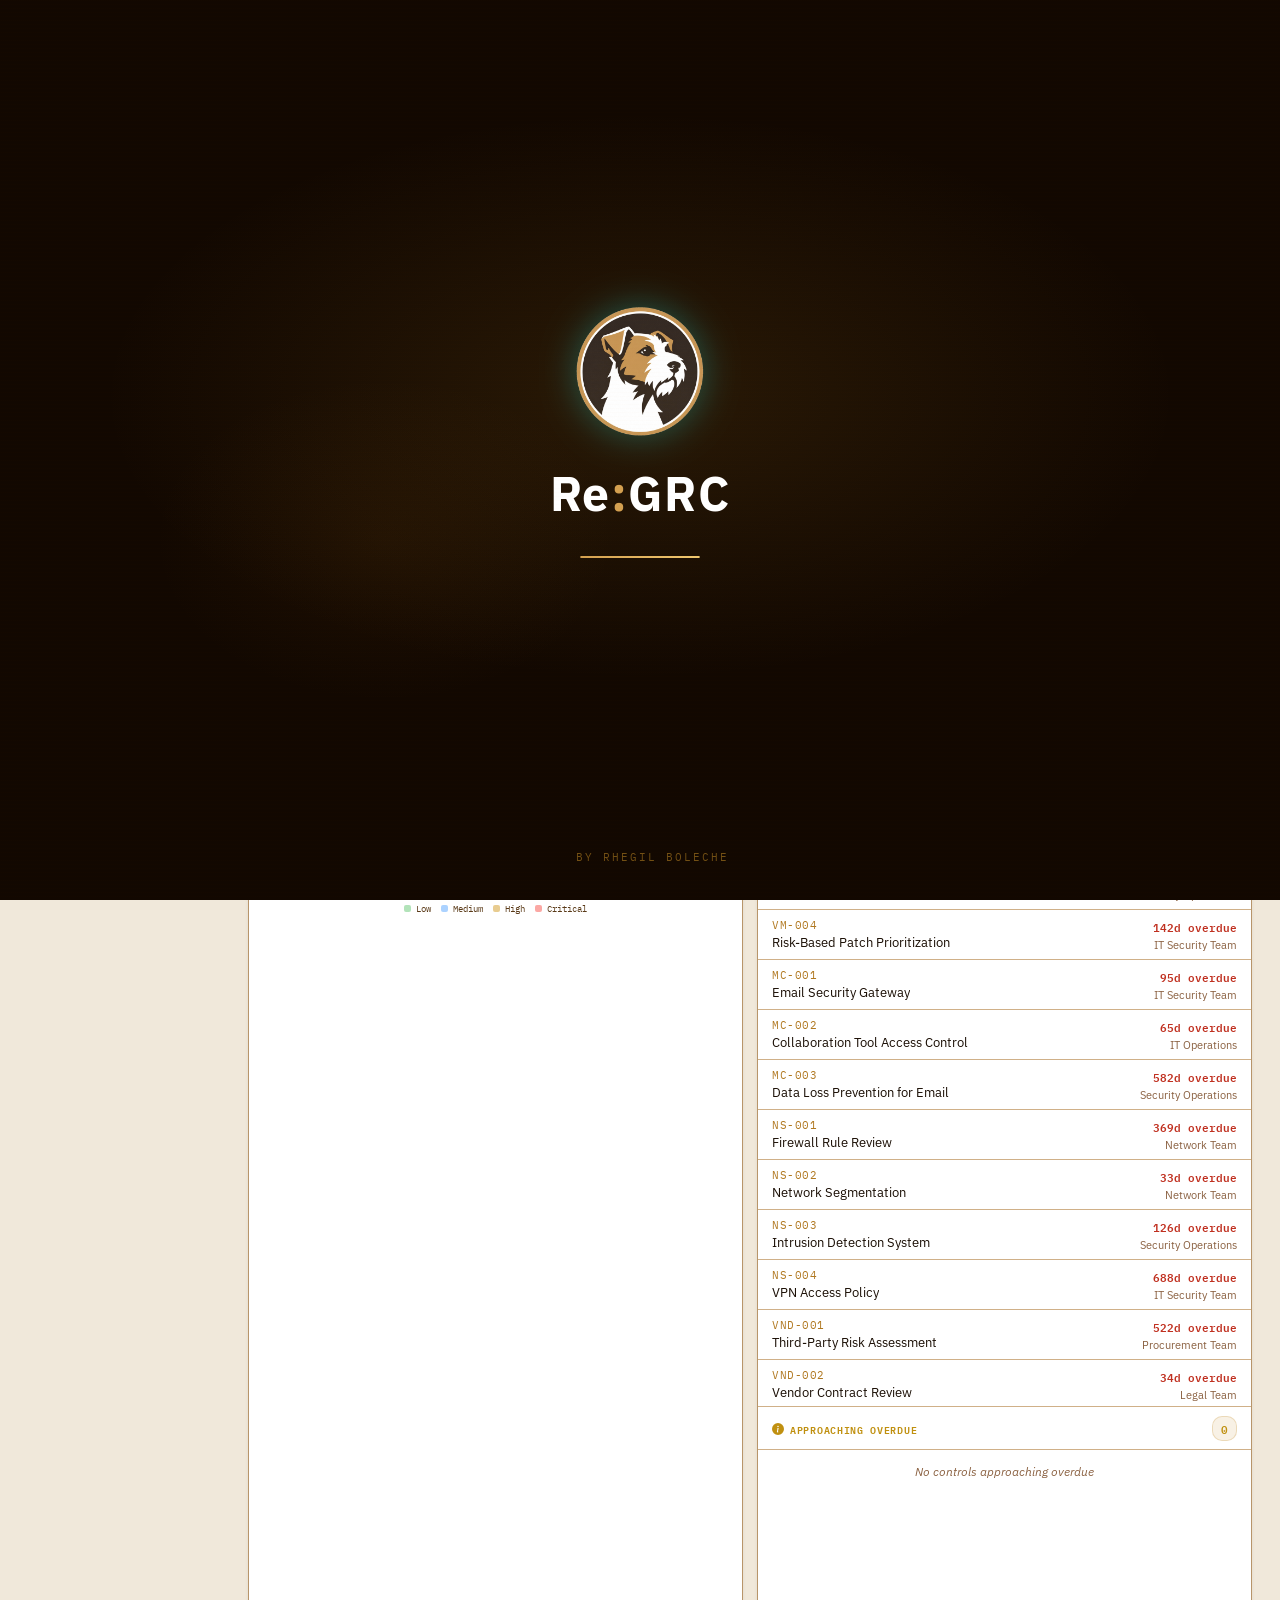
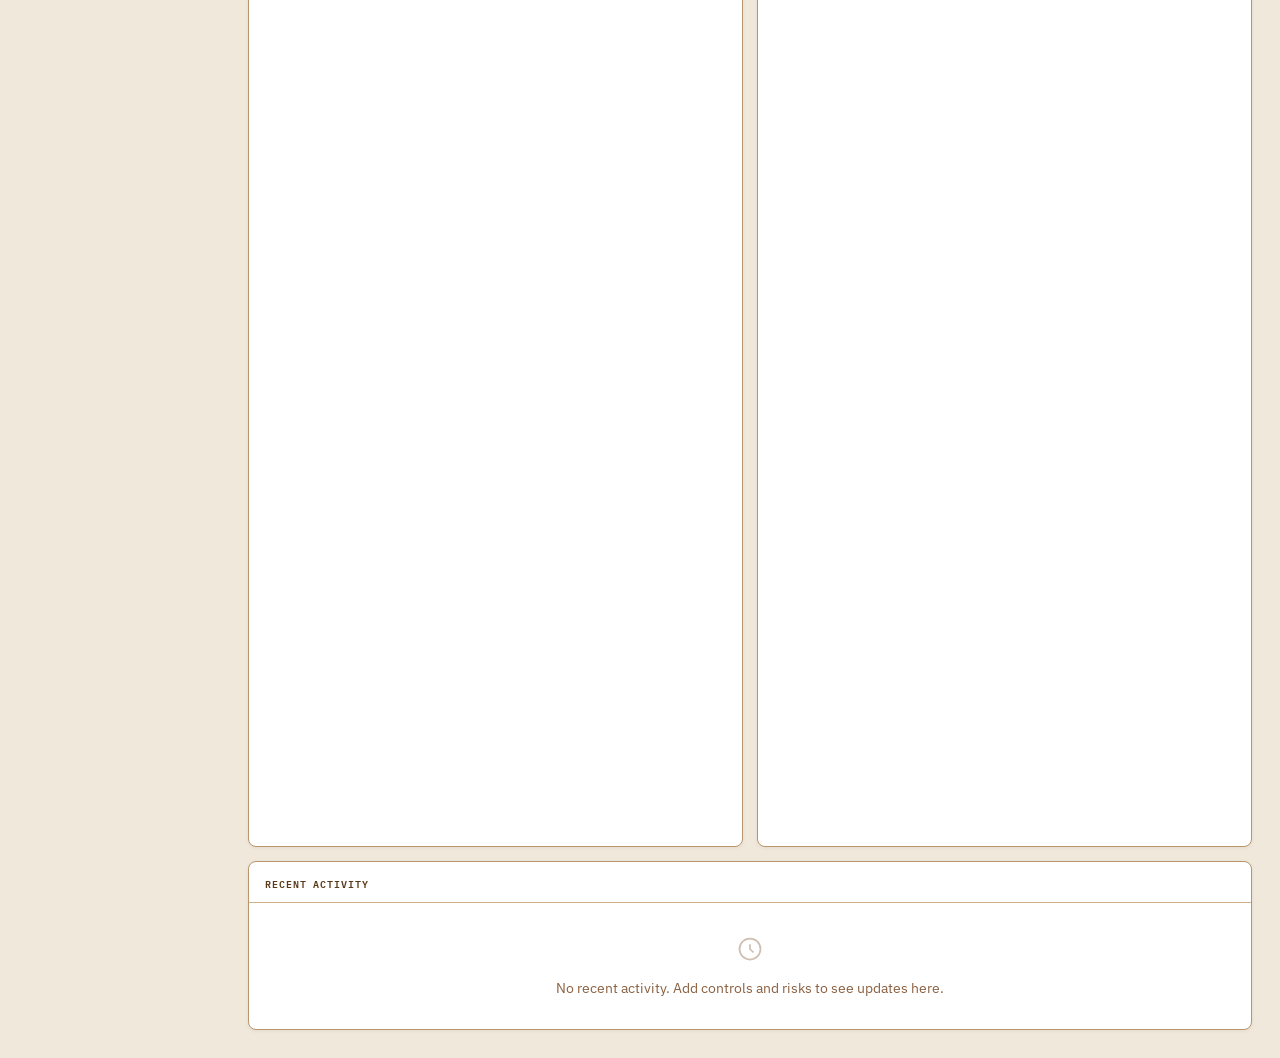
<file: index.html>
<!DOCTYPE html>
<html lang="en">
<head>
  <meta charset="UTF-8" />
  <meta name="viewport" content="width=device-width, initial-scale=1.0" />
  <title>Re:GRC</title>
  <link href="https://fonts.googleapis.com/css2?family=IBM+Plex+Mono:wght@400;500;600&family=IBM+Plex+Sans:wght@300;400;500;600&display=swap" rel="stylesheet" />
  <link rel="stylesheet" href="css/base.css">
  <link rel="stylesheet" href="css/dashboard.css">
  <link rel="stylesheet" href="css/components.css">
  <link rel="stylesheet" href="css/charts.css">
  <link rel="stylesheet" href="css/risk-matrix.css">
  <link rel="stylesheet" href="css/themes.css">
  <link rel="stylesheet" href="css/splash.css">
  <link rel="stylesheet" href="css/modals-dashboard-v2.css">
</head>
<body>

  <!-- SPLASH -->
  <div id="splash-container"></div>

  <!-- HEADER -->
  <div id="header-container"></div>

  <!-- SHELL -->
  <div class="shell">

    <!-- SIDEBAR -->
    <aside id="sidebar">
      <div id="sidebar-container" style="display:flex;flex-direction:column;height:100%;"></div>
    </aside>

    <!-- MAIN PAGES -->
    <main>
      <div class="page active" id="page-dashboard"></div>
      <div class="page"        id="page-controls"></div>
      <div class="page"        id="page-risks"></div>
      <div class="page"        id="page-settings"></div>
    </main>

  </div>

  <!-- MODALS -->
  <div id="addc-container"></div>
  <div id="addr-container"></div>
  <div id="cdm-container"></div>
  <div id="rdm-container"></div>

  <!-- JS — loaded in dependency order -->
  <script src="js/state.js"></script>
  <script src="js/ui.js"></script>
  <script src="js/notifications.js"></script>
  <script src="js/controls.js"></script>
  <script src="js/risks.js"></script>
  <script src="js/settings.js"></script>

  <script>

    async function loadPartial(id, file) {
      const res = await fetch(file);
      const html = await res.text();
      document.getElementById(id).innerHTML = html;
    }

    async function loadAllPartials() {
      await loadPartial('splash-container',  'components/splash.html');
      await loadPartial('header-container',  'components/header.html');
      await loadPartial('sidebar-container', 'components/sidebar.html');
      await loadPartial('page-dashboard',    'components/dashboard.html');
      await loadPartial('page-controls',     'components/controls.html');
      await loadPartial('page-risks',        'components/risks.html');
      await loadPartial('page-settings',     'components/settings.html');
      await loadPartial('addc-container',    'components/addc.html');
      await loadPartial('addr-container',    'components/addr.html');
      await loadPartial('cdm-container',     'components/cdm.html');
      await loadPartial('rdm-container',     'components/rdm.html');
    }

    loadAllPartials().then(() => {

      // Splash dismiss
      setTimeout(() => {
        const s = document.getElementById('splash-screen');
        if (s) {
          s.classList.add('splash-out');
          setTimeout(() => s.remove(), 900);
        }
      }, 2400);

      // App init — runs after all partials are in the DOM
      applyAllSettings();
      setDatePickerMin();
      renderControls();
      renderRisks();
      refreshDashboard();
      renderSettingsPage();

    });

  </script>

</body>
</html>
</file>
<file: css/base.css>
/* ─────────────────────────────────────────────────────────
   styles.css  —  GRC Command Center
   ───────────────────────────────────────────────────────── */

/* ── CSS Variables ─────────────────────────────────────── */
:root {
  /* Claude / warm-brown light mode */
  --bg-base:       #f0e8da;
  --bg-surface:    #f9f2e8;
  --bg-raised:     #e4d5c0;
  --bg-hover:      #d8c4a8;
  --border:        #b8956a;
  --border-light:  #d0b088;

  --text-primary:  #1a0e04;
  --text-secondary:#5a3a18;
  --text-muted:    #8a6040;

  --accent-blue:   #b07820;   /* amber-brown primary */
  --accent-green:  #5a7a30;
  --accent-yellow: #c09010;
  --accent-red:    #c03020;
  --accent-purple: #7040a0;
  --accent-teal:   #c9922a;

  --status-open:   #5a7a30;
  --status-review: #c09010;
  --status-closed: #7a6050;
  --status-high:   #c03020;
  --status-med:    #c09010;
  --status-low:    #b07820;

  --header-bg:     #1a0c02;
  --header-border: #3a2010;
  --header-text:   #f0e0c8;
  --sidebar-bg:    #f9f2e8;

  --sidebar-w: 220px;
  --header-h:  56px;
}

*, *::before, *::after { box-sizing: border-box; margin: 0; padding: 0; }

body {
  font-family: 'IBM Plex Sans', sans-serif;
  background: var(--bg-base);
  color: var(--text-primary);
  min-height: 100vh;
  display: flex;
  flex-direction: column;
}

/* ── Header ─────────────────────────────────────────────── */
header {
  height: var(--header-h);
  background: var(--header-bg);
  border-bottom: 1px solid var(--header-border);
  display: flex;
  align-items: center;
  padding: 0 24px;
  gap: 12px;
  position: fixed;
  top: 0; left: 0; right: 0;
  z-index: 100;
}

.logo-mark {
  width: 42px; height: 42px;
  background: transparent;
  border-radius: 50%;
  display: grid;
  place-items: center;
  overflow: hidden;
  flex-shrink: 0;
}
.logo-mark img { width: 42px; height: 42px; border-radius: 50%; display: block; }

.header-logo {
  display: flex;
  align-items: center;
  flex-shrink: 0;
}

.logo-text {
  font-family: 'IBM Plex Mono', monospace;
  font-weight: 700;
  font-size: 16px;
  letter-spacing: .04em;
  color: var(--header-text);
}
.logo-text span { color: #d4a050; }

.header-spacer { flex: 1; }

.header-badge {
  font-family: 'IBM Plex Mono', monospace;
  font-size: 11px;
  color: rgba(224,244,244,.7);
  background: rgba(255,255,255,.08);
  border: 1px solid rgba(255,255,255,.15);
  border-radius: 4px;
  padding: 3px 8px;
}

.avatar {
  width: 30px; height: 30px;
  border-radius: 50%;
  background: linear-gradient(135deg, var(--accent-purple), var(--accent-blue));
  display: grid; place-items: center;
  font-size: 12px; font-weight: 600;
  color: #fff;
  cursor: pointer;
}

/* ── Layout ─────────────────────────────────────────────── */
.shell {
  display: flex;
  margin-top: var(--header-h);
  min-height: calc(100vh - var(--header-h));
}

/* ── Sidebar ─────────────────────────────────────────────── */
aside {
  width: var(--sidebar-w);
  background: var(--sidebar-bg);
  border-right: 1px solid var(--border);
  position: fixed;
  top: var(--header-h);
  bottom: 0;
  left: 0;
  display: flex;
  flex-direction: column;
  padding: 16px 0;
  overflow-y: auto;
}

.nav-section-label {
  font-family: 'IBM Plex Mono', monospace;
  font-size: 10px;
  font-weight: 500;
  letter-spacing: .1em;
  text-transform: uppercase;
  color: var(--text-muted);
  padding: 8px 16px 4px;
  margin-top: 8px;
}

.nav-item {
  display: flex;
  align-items: center;
  gap: 10px;
  padding: 8px 16px;
  cursor: pointer;
  border-left: 3px solid transparent;
  transition: all .15s;
  color: var(--text-secondary);
  font-size: 13.5px;
}
.nav-item:hover { background: var(--bg-hover); color: var(--text-primary); }
.nav-item.active {
  background: rgba(176,120,32,.12);
  border-left-color: var(--accent-blue);
  color: var(--accent-blue);
}
.nav-item svg { width: 16px; height: 16px; flex-shrink: 0; }

.nav-bottom {
  margin-top: auto;
  border-top: 1px solid var(--border-light);
  padding-top: 12px;
}

/* ── Main ───────────────────────────────────────────────── */
main {
  margin-left: var(--sidebar-w);
  flex: 1;
  padding: 28px;
  overflow-y: auto;
}

/* ── Pages ──────────────────────────────────────────────── */
.page { display: none; animation: fadeIn .2s ease; }
.page.active { display: block; }

@keyframes fadeIn { from { opacity: 0; transform: translateY(6px); } to { opacity: 1; } }

/* ── Page Header ─────────────────────────────────────────── */
.page-header {
  display: flex;
  align-items: flex-start;
  justify-content: space-between;
  margin-bottom: 24px;
  gap: 16px;
}
.page-title {
  font-size: 22px;
  font-weight: 600;
  color: var(--text-primary);
  line-height: 1.2;
}
.page-subtitle {
  font-size: 13px;
  color: var(--text-secondary);
  margin-top: 4px;
}

/* ── Buttons ─────────────────────────────────────────────── */
.btn {
  display: inline-flex;
  align-items: center;
  gap: 6px;
  padding: 7px 14px;
  border-radius: 6px;
  font-size: 13px;
  font-weight: 500;
  cursor: pointer;
  border: 1px solid transparent;
  transition: all .15s;
  font-family: inherit;
}
.btn-primary { background: var(--accent-blue); color: #ffffff; }
.btn-primary:hover { opacity: .88; }
.btn-outline { background: transparent; border-color: var(--border); color: var(--text-primary); }
.btn-outline:hover { background: var(--bg-hover); }
.btn-green { background: var(--accent-green); color: #0d1117; }
.btn-green:hover { opacity: .88; }

/* ── Cards ──────────────────────────────────────────────── */
.card {
  background: #ffffff;
  border: 1px solid var(--border);
  border-radius: 8px;
  padding: 20px;
  box-shadow: 0 1px 4px rgba(28,13,4,.06);
}
.card-title {
  font-family: 'IBM Plex Mono', monospace;
  font-size: 11px;
  font-weight: 500;
  letter-spacing: .07em;
  text-transform: uppercase;
  color: var(--text-secondary);
  margin-bottom: 12px;
}
</file>
<file: css/dashboard.css>
/* ── Dashboard ──────────────────────────────────────────── */

/* Main two-column layout: charts on left, KPI stack on right */
.dash-main-layout {
  display: grid;
  grid-template-columns: 1fr 220px;
  gap: 16px;
  align-items: start;
}
@media (max-width: 1000px) {
  .dash-main-layout {
    grid-template-columns: 1fr;
  }
  .dash-kpi-col {
    display: grid !important;
    grid-template-columns: repeat(auto-fill, minmax(160px, 1fr));
    gap: 12px;
  }
}

/* Left column: stacks enclosure + recent activity */
.dash-left-col {
  display: flex;
  flex-direction: column;
  gap: 16px;
}

/* Right column: KPI cards stacked */
.dash-kpi-col {
  display: flex;
  flex-direction: column;
  gap: 12px;
}

/* ── Charts enclosure (square bordered card) ── */
.charts-enclosure {
  padding: 0;
  overflow: hidden;
}

/* Top row: two pies side by side */
.charts-top-row {
  display: grid;
  grid-template-columns: 1fr auto 1fr;
  align-items: stretch;
}

/* Individual chart panel */
.chart-panel {
  padding: 20px;
}

/* Vertical divider between pies */
.chart-panel-divider {
  width: 1px;
  background: var(--border-light);
  align-self: stretch;
}

@media (max-width: 700px) {
  .charts-top-row {
    grid-template-columns: 1fr;
    grid-template-rows: auto;
  }
  .chart-panel-divider {
    width: auto;
    height: 1px;
    align-self: unset;
  }
  .heat-matrix-panel .rm-outer {
    max-width: 80%;
  }
}

/* Horizontal divider between pies and heat matrix */
.chart-h-divider {
  height: 1px;
  background: var(--border-light);
  margin: 0;
}

/* Heat matrix panel */
.heat-matrix-panel {
  padding: 20px;
}

/* Constrain heat matrix to ~50% width of its panel, centered */
.heat-matrix-panel .rm-outer {
  max-width: 52%;
  margin: 8px auto 0;
}

.kpi-grid {
  display: grid;
  grid-template-columns: repeat(auto-fill, minmax(200px, 1fr));
  gap: 16px;
  margin-bottom: 24px;
}

.kpi-card {
  background: var(--bg-surface);
  border: 1px solid var(--border);
  border-radius: 8px;
  padding: 18px 20px;
  position: relative;
  overflow: hidden;
}
.kpi-card::after {
  content: '';
  position: absolute;
  top: 0; left: 0;
  width: 3px; height: 100%;
  background: var(--kpi-accent, var(--accent-blue));
}
.kpi-label { font-size: 12px; color: var(--text-secondary); margin-bottom: 8px; }
.kpi-value {
  font-family: 'IBM Plex Mono', monospace;
  font-size: 28px;
  font-weight: 600;
  color: var(--kpi-accent, var(--accent-blue));
}
.kpi-sub { font-size: 11px; color: var(--text-muted); margin-top: 4px; }

.dash-grid {
  display: grid;
  grid-template-columns: 1fr 1fr;
  gap: 16px;
}
@media (max-width: 900px) { .dash-grid { grid-template-columns: 1fr; } }

.status-row {
  display: flex;
  align-items: center;
  justify-content: space-between;
  padding: 10px 0;
  border-bottom: 1px solid var(--border-light);
  font-size: 13.5px;
}
.status-row:last-child { border-bottom: none; }

.status-bar-wrap { width: 120px; height: 6px; background: var(--bg-raised); border-radius: 4px; overflow: hidden; }
.status-bar { height: 100%; border-radius: 4px; background: var(--bar-color, var(--accent-blue)); }

/* ── Pills ──────────────────────────────────────────────── */
.pill {
  display: inline-block;
  padding: 2px 8px;
  border-radius: 20px;
  font-size: 11px;
  font-weight: 500;
  font-family: 'IBM Plex Mono', monospace;
}
.pill-green  { background: rgba(26,122,80,.13);  color: #0d5c30; border:1px solid rgba(26,122,80,.28); }
.pill-yellow { background: rgba(184,120,8,.12);  color: #7a5000; border:1px solid rgba(184,120,8,.28); }
.pill-red    { background: rgba(192,48,32,.12);  color: #8f1e10; border:1px solid rgba(192,48,32,.28); }
.pill-blue   { background: rgba(176,120,32,.12);  color: #7a4a10; border:1px solid rgba(176,120,32,.28); }
.pill-gray   { background: rgba(74,136,136,.1);  color: #2a6060; border:1px solid rgba(74,136,136,.22); }
.pill-purple { background: rgba(80,64,168,.12);  color: #301880; border:1px solid rgba(80,64,168,.28); }
.pill-black  { background: rgba(10,32,32,.1);    color: #0a2020; border:1px solid rgba(10,32,32,.22); }
</file>
<file: css/components.css>
/* ── Table ──────────────────────────────────────────────── */
.toolbar {
  display: flex;
  align-items: center;
  gap: 10px;
  margin-bottom: 16px;
  flex-wrap: wrap;
}

.search-input {
  flex: 1;
  min-width: 200px;
  background: var(--bg-surface);
  border: 1px solid var(--border);
  border-radius: 6px;
  padding: 7px 12px;
  color: var(--text-primary);
  font-size: 13px;
  font-family: inherit;
  outline: none;
  transition: border-color .15s;
}
.search-input::placeholder { color: var(--text-muted); }
.search-input:focus { border-color: var(--accent-teal,#00a0a0); }

.filter-select {
  background: var(--bg-surface);
  border: 1px solid var(--border);
  border-radius: 6px;
  padding: 7px 10px;
  color: var(--text-secondary);
  font-size: 13px;
  font-family: inherit;
  outline: none;
  cursor: pointer;
}
.filter-select:focus { border-color: var(--accent-blue); }

.data-table {
  width: 100%;
  border-collapse: collapse;
  font-size: 13.5px;
}
.data-table th {
  text-align: left;
  padding: 10px 14px;
  font-family: 'IBM Plex Mono', monospace;
  font-size: 11px;
  font-weight: 500;
  letter-spacing: .06em;
  text-transform: uppercase;
  color: var(--text-muted);
  border-bottom: 1px solid var(--border);
  white-space: nowrap;
}
.data-table td {
  padding: 12px 14px;
  border-bottom: 1px solid var(--border-light);
  vertical-align: middle;
}
.data-table tr:last-child td { border-bottom: none; }
.data-table tbody tr { transition: background .12s; }
.data-table tbody tr:hover { background: rgba(176,120,32,.07); cursor: pointer; }

.id-code {
  font-family: 'IBM Plex Mono', monospace;
  font-size: 12px;
  color: var(--text-secondary);
}

.tag-list { display: flex; flex-wrap: wrap; gap: 4px; }
.tag {
  font-size: 11px;
  padding: 1px 7px;
  border-radius: 4px;
  background: var(--bg-raised);
  color: var(--text-secondary);
  border: 1px solid var(--border);
}

/* ── Modal ──────────────────────────────────────────────── */
.modal-overlay {
  display: none;
  position: fixed; inset: 0;
  background: rgba(0,0,0,.6);
  z-index: 200;
  align-items: center;
  justify-content: center;
}
.modal-overlay.open { display: flex; }

.modal {
  background: var(--bg-surface);
  border: 1px solid var(--border);
  border-radius: 10px;
  width: 540px;
  max-width: 95vw;
  max-height: 85vh;
  display: flex;
  flex-direction: column;
  animation: modalIn .2s ease;
}
@keyframes modalIn { from { opacity: 0; transform: scale(.96); } to { opacity: 1; } }

.modal-header {
  padding: 18px 22px 14px;
  border-bottom: 1px solid var(--border);
  display: flex;
  align-items: center;
  justify-content: space-between;
}
.modal-title { font-size: 15px; font-weight: 600; }
.modal-close {
  background: none;
  border: none;
  color: var(--text-secondary);
  cursor: pointer;
  font-size: 20px;
  line-height: 1;
  padding: 2px 6px;
  border-radius: 4px;
}
.modal-close:hover { background: var(--bg-hover); color: var(--text-primary); }

.modal-body { padding: 20px 22px; overflow-y: auto; flex: 1; }

.form-grid { display: grid; gap: 14px; }
.form-row { display: grid; grid-template-columns: 1fr 1fr; gap: 14px; }

.form-group { display: flex; flex-direction: column; gap: 5px; }
.form-label {
  font-size: 12px;
  font-weight: 500;
  color: var(--text-secondary);
  font-family: 'IBM Plex Mono', monospace;
  letter-spacing: .04em;
}
.form-control {
  background: var(--bg-raised);
  border: 1px solid var(--border);
  border-radius: 6px;
  padding: 8px 12px;
  color: var(--text-primary);
  font-size: 13.5px;
  font-family: inherit;
  outline: none;
  transition: border-color .15s;
}
.form-control:focus { border-color: var(--accent-blue); }
textarea.form-control { resize: vertical; min-height: 80px; }

/* Date picker dark styling */
input[type="date"].form-control {
  color-scheme: dark;
  cursor: pointer;
}
input[type="date"].form-control::-webkit-calendar-picker-indicator {
  filter: invert(0.6) sepia(1) saturate(2) hue-rotate(185deg);
  cursor: pointer;
  opacity: .8;
}
input[type="date"].form-control::-webkit-calendar-picker-indicator:hover { opacity: 1; }

.modal-footer {
  padding: 14px 22px;
  border-top: 1px solid var(--border);
  display: flex;
  justify-content: flex-end;
  gap: 8px;
}

/* ── Empty State ─────────────────────────────────────────── */
.empty-state {
  text-align: center;
  padding: 48px 24px;
  color: var(--text-muted);
}
.empty-state svg { width: 40px; height: 40px; margin-bottom: 12px; opacity: .4; }
.empty-state p { font-size: 13.5px; }

/* ── Scrollbar ───────────────────────────────────────────── */
::-webkit-scrollbar { width: 6px; }
::-webkit-scrollbar-track { background: transparent; }
::-webkit-scrollbar-thumb { background: #7dbdbd; border-radius: 4px; }
</file>
<file: css/charts.css>
/* ── Pie Charts ─────────────────────────────────────────── */
.pie-wrap {
  display: flex;
  align-items: center;
  gap: 24px;
  margin-top: 8px;
}
.pie-svg { flex-shrink: 0; }
.pie-legend { display: flex; flex-direction: column; gap: 10px; flex: 1; }
.pie-legend-row {
  display: flex;
  align-items: center;
  justify-content: space-between;
  gap: 8px;
  font-size: 12.5px;
  cursor: default;
  border-radius: 4px;
  padding: 2px 4px;
  transition: background .12s;
}
.pie-legend-row:hover { background: var(--bg-hover); }
.pie-legend-left { display: flex; align-items: center; gap: 7px; flex: 1; }
.pie-dot { width: 9px; height: 9px; border-radius: 50%; flex-shrink: 0; }
.pie-legend-count {
  font-family: 'IBM Plex Mono', monospace;
  font-size: 12px;
  color: var(--text-secondary);
  width: 20px;
  text-align: right;
  flex-shrink: 0;
}
.pie-legend-pct {
  font-family: 'IBM Plex Mono', monospace;
  font-size: 11px;
  color: var(--text-muted);
  width: 38px;
  text-align: right;
  flex-shrink: 0;
}
.pie-empty-label {
  font-size: 12px;
  color: var(--text-muted);
  text-align: center;
  margin-top: 16px;
}

/* ── Floating Pie Tooltip ────────────────────────────────── */
#pie-float-tooltip {
  position: fixed;
  pointer-events: none;
  z-index: 9999;
  background: #ffffff;
  border: 1px solid var(--border);
  border-left: 3px solid transparent;
  border-radius: 7px;
  padding: 10px 14px 11px;
  min-width: 148px;
  box-shadow: 0 6px 24px rgba(0,0,0,.45);
  display: none;
  opacity: 0;
  transition: opacity .1s;
}
#pie-float-tooltip.visible {
  display: block;
  opacity: 1;
}
.pie-ft-label {
  font-size: 11.5px;
  color: var(--text-secondary);
  margin-bottom: 7px;
  letter-spacing: .01em;
}
.pie-ft-row {
  display: flex;
  align-items: baseline;
  gap: 7px;
}
.pie-ft-count {
  font-family: 'IBM Plex Mono', monospace;
  font-size: 22px;
  font-weight: 600;
  line-height: 1;
}
.pie-ft-pct {
  font-family: 'IBM Plex Mono', monospace;
  font-size: 13px;
  color: var(--text-secondary);
}
.pie-ft-bar {
  height: 3px;
  border-radius: 2px;
  margin-top: 9px;
  min-width: 4px;
  max-width: 100%;
  transition: width .2s ease;
}

/* ── Control Picker ─────────────────────────────────────── */
.ctrl-picker {
  border: 1px solid var(--border);
  border-radius: 6px;
  background: var(--bg-raised);
  overflow: hidden;
}
.ctrl-picker-search-wrap {
  display: flex;
  align-items: center;
  gap: 8px;
  padding: 7px 10px;
  border-bottom: 1px solid var(--border-light);
}
.ctrl-picker-search {
  flex: 1;
  background: transparent;
  border: none;
  outline: none;
  color: var(--text-primary);
  font-size: 13px;
  font-family: inherit;
}
.ctrl-picker-search::placeholder { color: var(--text-muted); }

.ctrl-picker-list { max-height: 160px; overflow-y: auto; }
.ctrl-picker-empty {
  padding: 12px 12px;
  font-size: 12.5px;
  color: var(--text-muted);
  font-style: italic;
}
.ctrl-picker-item {
  display: flex;
  align-items: center;
  gap: 9px;
  padding: 8px 12px;
  cursor: pointer;
  font-size: 13px;
  color: var(--text-secondary);
  transition: background .12s;
  user-select: none;
}
.ctrl-picker-item:hover { background: var(--bg-hover); color: var(--text-primary); }
.ctrl-picker-item.selected { background: rgba(88,166,255,.07); color: var(--text-primary); }
.ctrl-picker-item.hidden { display: none; }
.ctrl-picker-check {
  width: 15px; height: 15px;
  border: 1.5px solid var(--border);
  border-radius: 3px;
  flex-shrink: 0;
  display: grid; place-items: center;
  transition: all .12s;
}
.ctrl-picker-item.selected .ctrl-picker-check {
  background: var(--accent-blue);
  border-color: var(--accent-blue);
}
.ctrl-picker-item.selected .ctrl-picker-check::after {
  content: '';
  display: block;
  width: 8px; height: 5px;
  border-left: 1.5px solid #0d1117;
  border-bottom: 1.5px solid #0d1117;
  transform: rotate(-45deg) translateY(-1px);
}
.ctrl-picker-item-id {
  font-family: 'IBM Plex Mono', monospace;
  font-size: 10.5px;
  color: var(--accent-blue);
  flex-shrink: 0;
}
.ctrl-picker-item.selected .ctrl-picker-item-id { color: var(--accent-blue); }

.ctrl-picker-selected {
  padding: 8px 12px 10px;
  border-top: 1px solid var(--border-light);
}
.ctrl-picker-selected-label {
  font-size: 10px;
  font-family: 'IBM Plex Mono', monospace;
  color: var(--text-muted);
  margin-bottom: 6px;
  letter-spacing: .05em;
  text-transform: uppercase;
}
.ctrl-picker-tags { display: flex; flex-wrap: wrap; gap: 5px; }
.ctrl-picker-tag {
  display: inline-flex;
  align-items: center;
  gap: 5px;
  padding: 2px 7px 2px 8px;
  border-radius: 4px;
  background: rgba(88,166,255,.12);
  border: 1px solid rgba(88,166,255,.2);
  color: var(--accent-blue);
  font-size: 11.5px;
  font-family: 'IBM Plex Mono', monospace;
}
.ctrl-picker-tag button {
  background: none; border: none;
  color: var(--accent-blue);
  cursor: pointer; padding: 0;
  line-height: 1;
  opacity: .6;
  font-size: 13px;
}
.ctrl-picker-tag button:hover { opacity: 1; }

/* ── Drawer ─────────────────────────────────────────────── */
.drawer-overlay {
  display: none;
  position: fixed; inset: 0;
  background: rgba(28,13,4,.35);
  z-index: 300;
  backdrop-filter: blur(2px);
}
.drawer-overlay.open { display: block; }

.drawer {
  position: fixed;
  top: 0; right: 0; bottom: 0;
  width: 520px;
  max-width: 95vw;
  background: var(--bg-surface);
  border-left: 1px solid var(--border);
  display: flex;
  flex-direction: column;
  transform: translateX(100%);
  transition: transform .28s cubic-bezier(.4,0,.2,1);
  z-index: 301;
}
.drawer.open { transform: translateX(0); }

.drawer-header {
  padding: 20px 24px 16px;
  border-bottom: 1px solid var(--border);
  display: flex;
  align-items: flex-start;
  gap: 14px;
}
.drawer-header-info { flex: 1; min-width: 0; }
.drawer-id {
  font-family: 'IBM Plex Mono', monospace;
  font-size: 11px;
  color: var(--accent-blue);
  letter-spacing: .08em;
  margin-bottom: 4px;
}
.drawer-title {
  font-size: 17px;
  font-weight: 600;
  color: var(--text-primary);
  line-height: 1.3;
  word-break: break-word;
}
.drawer-header-actions {
  display: flex;
  align-items: center;
  gap: 6px;
  flex-shrink: 0;
}
.icon-btn {
  display: inline-flex;
  align-items: center;
  justify-content: center;
  width: 32px; height: 32px;
  border-radius: 6px;
  border: 1px solid var(--border);
  background: transparent;
  color: var(--text-secondary);
  cursor: pointer;
  transition: all .15s;
}
.icon-btn:hover { background: var(--bg-hover); color: var(--text-primary); }
.icon-btn.danger:hover { background: rgba(248,81,73,.12); border-color: var(--accent-red); color: var(--accent-red); }
.icon-btn svg { width: 15px; height: 15px; }

.drawer-body { flex: 1; overflow-y: auto; padding: 0; }

.drawer-section {
  padding: 18px 24px;
  border-bottom: 1px solid var(--border-light);
}
.drawer-section:last-child { border-bottom: none; }

.drawer-section-title {
  font-family: 'IBM Plex Mono', monospace;
  font-size: 10px;
  font-weight: 500;
  letter-spacing: .1em;
  text-transform: uppercase;
  color: var(--text-muted);
  margin-bottom: 14px;
  display: flex;
  align-items: center;
  gap: 7px;
}
.drawer-section-title svg { width: 12px; height: 12px; opacity: .7; }

.detail-grid {
  display: grid;
  grid-template-columns: 1fr 1fr;
  gap: 14px 24px;
}
.detail-item { display: flex; flex-direction: column; gap: 4px; }
.detail-label {
  font-size: 11px;
  color: var(--text-muted);
  font-family: 'IBM Plex Mono', monospace;
  letter-spacing: .04em;
}
.detail-value { font-size: 13.5px; color: var(--text-primary); }
.detail-value.mono {
  font-family: 'IBM Plex Mono', monospace;
  font-size: 12.5px;
  color: var(--accent-blue);
}

/* ── Inline Edit Fields ─────────────────────────────────── */
.inline-edit-wrap { display: flex; align-items: center; gap: 6px; }
.inline-edit-display { flex: 1; cursor: pointer; }
.inline-edit-btn {
  display: inline-flex;
  align-items: center;
  justify-content: center;
  width: 24px; height: 24px;
  border-radius: 4px;
  border: 1px solid transparent;
  background: transparent;
  color: var(--text-muted);
  cursor: pointer;
  transition: all .15s;
  flex-shrink: 0;
  opacity: 0;
}
.inline-edit-wrap:hover .inline-edit-btn { opacity: 1; }
.inline-edit-btn:hover { background: var(--bg-hover); border-color: var(--border); color: var(--text-primary); }
.inline-edit-btn svg { width: 12px; height: 12px; }

.inline-edit-field { display: none; align-items: center; gap: 6px; }
.inline-edit-field.active { display: flex; }
.inline-edit-input, .inline-edit-select {
  flex: 1;
  background: var(--bg-raised);
  border: 1px solid var(--accent-blue);
  border-radius: 5px;
  padding: 5px 9px;
  color: var(--text-primary);
  font-size: 13.5px;
  font-family: inherit;
  outline: none;
}
.inline-save-btn {
  display: inline-flex;
  align-items: center;
  justify-content: center;
  width: 26px; height: 26px;
  border-radius: 4px;
  border: none;
  background: var(--accent-green);
  color: #0d1117;
  cursor: pointer;
  flex-shrink: 0;
}
.inline-save-btn svg { width: 12px; height: 12px; }
.inline-cancel-btn {
  display: inline-flex;
  align-items: center;
  justify-content: center;
  width: 26px; height: 26px;
  border-radius: 4px;
  border: 1px solid var(--border);
  background: transparent;
  color: var(--text-secondary);
  cursor: pointer;
  flex-shrink: 0;
}
.inline-cancel-btn svg { width: 12px; height: 12px; }

.desc-box {
  background: var(--bg-raised);
  border: 1px solid var(--border-light);
  border-radius: 6px;
  padding: 12px 14px;
  font-size: 13.5px;
  color: var(--text-secondary);
  line-height: 1.6;
  min-height: 56px;
}
.desc-box.empty { color: var(--text-muted); font-style: italic; }

/* ensure inline-edit display desc-box shows edit pencil on hover */
.inline-edit-wrap:hover .inline-edit-btn { opacity: 1; }

/* ── Attachments ─────────────────────────────────────────── */
.attach-drop-zone {
  border: 1.5px dashed var(--border);
  border-radius: 8px;
  padding: 20px;
  text-align: center;
  cursor: pointer;
  transition: all .2s;
  background: transparent;
}
.attach-drop-zone:hover,
.attach-drop-zone.dragover {
  border-color: var(--accent-blue);
  background: rgba(88,166,255,.05);
}
.attach-drop-zone svg { width: 22px; height: 22px; color: var(--text-muted); margin-bottom: 6px; }
.attach-drop-zone p { font-size: 12.5px; color: var(--text-muted); line-height: 1.5; }
.attach-drop-zone span { color: var(--accent-blue); }
.attach-input { display: none; }

.attach-list { display: flex; flex-direction: column; gap: 6px; margin-top: 12px; }
.attach-item {
  display: flex;
  align-items: center;
  gap: 10px;
  padding: 9px 12px;
  background: var(--bg-raised);
  border: 1px solid var(--border-light);
  border-radius: 6px;
  transition: background .12s;
}
.attach-item:hover { background: var(--bg-hover); }
.attach-icon {
  width: 30px; height: 30px;
  border-radius: 6px;
  display: grid; place-items: center;
  flex-shrink: 0;
  font-family: 'IBM Plex Mono', monospace;
  font-size: 9px;
  font-weight: 600;
  letter-spacing: .03em;
}
.attach-info { flex: 1; min-width: 0; }
.attach-name {
  font-size: 13px;
  color: var(--text-primary);
  white-space: nowrap;
  overflow: hidden;
  text-overflow: ellipsis;
}
.attach-meta {
  font-size: 11px;
  color: var(--text-muted);
  font-family: 'IBM Plex Mono', monospace;
  margin-top: 1px;
}
.attach-remove {
  background: none;
  border: none;
  color: var(--text-muted);
  cursor: pointer;
  padding: 4px;
  border-radius: 4px;
  display: grid; place-items: center;
  transition: all .15s;
  flex-shrink: 0;
}
.attach-remove:hover { color: var(--accent-red); background: rgba(248,81,73,.1); }
.attach-remove svg { width: 14px; height: 14px; }

/* ── Delete Confirm Bar ──────────────────────────────────── */
.delete-confirm-bar {
  display: none;
  background: rgba(192,48,32,.07);
  border: 1px solid rgba(192,48,32,.22);
  border-radius: 8px;
  padding: 14px 16px;
  margin: 0 24px 16px;
  align-items: center;
  gap: 12px;
}
.delete-confirm-bar.show { display: flex; }
.delete-confirm-bar svg { width: 16px; height: 16px; color: var(--accent-red); flex-shrink: 0; }
.delete-confirm-bar p { flex: 1; font-size: 13px; color: var(--text-primary); }
.delete-confirm-bar p span { color: var(--accent-red); font-weight: 600; }

/* ── Validate Confirm Bar ────────────────────────────────── */
.validate-confirm-bar {
  display: none;
  background: rgba(42,110,66,.07);
  border: 1px solid rgba(42,110,66,.22);
  border-radius: 8px;
  padding: 14px 16px;
  margin: 0 24px 16px;
  align-items: center;
  gap: 12px;
}
.validate-confirm-bar.show { display: flex; }
.validate-confirm-bar svg { width: 16px; height: 16px; color: var(--accent-green); flex-shrink: 0; }
.validate-confirm-bar p { flex: 1; font-size: 13px; color: var(--text-primary); }

.drawer-footer {
  padding: 14px 24px;
  border-top: 1px solid var(--border);
  display: flex;
  gap: 8px;
  justify-content: flex-end;
}
</file>
<file: css/risk-matrix.css>
/* ── Risk Heat Matrix ────────────────────────────────────── */
@keyframes rmFadeIn {
  from { opacity: 0; transform: scale(.85); }
  to   { opacity: 1; transform: scale(1); }
}

.rm-outer { padding-top: 6px; }

/* Axis title row (LIKELIHOOD label above grid) */
.rm-h-axis-title {
  display: flex;
  align-items: center;
  padding-left: 36px; /* v-axis width + spacer */
  margin-bottom: 4px;
}
.rm-h-title-text {
  flex: 1;
  text-align: center;
  font-family: 'IBM Plex Mono', monospace;
  font-size: 9px;
  letter-spacing: .12em;
  text-transform: uppercase;
  color: var(--text-muted);
}

/* Header label row (VL L M H VH) */
.rm-top-row {
  display: flex;
  align-items: center;
  margin-bottom: 3px;
}
.rm-v-axis-spacer { width: 14px; flex-shrink: 0; }
.rm-corner { width: 22px; flex-shrink: 0; }
.rm-h-label {
  flex: 1;
  text-align: center;
  font-family: 'IBM Plex Mono', monospace;
  font-size: 10px;
  color: var(--text-muted);
  letter-spacing: .03em;
}

/* Main body: IMPACT label + rows */
.rm-rows-wrap {
  display: flex;
  align-items: stretch;
  gap: 4px;
}
.rm-v-axis-title {
  width: 14px;
  flex-shrink: 0;
  display: flex;
  align-items: center;
  justify-content: center;
}
.rm-v-axis-title span {
  font-family: 'IBM Plex Mono', monospace;
  font-size: 9px;
  letter-spacing: .12em;
  text-transform: uppercase;
  color: var(--text-muted);
  writing-mode: vertical-rl;
  transform: rotate(180deg);
  white-space: nowrap;
}
.rm-rows { flex: 1; display: flex; flex-direction: column; gap: 3px; }

/* Each data row */
.rm-row {
  display: flex;
  align-items: center;
  gap: 3px;
}
.rm-v-label {
  width: 22px;
  flex-shrink: 0;
  font-family: 'IBM Plex Mono', monospace;
  font-size: 10px;
  color: var(--text-muted);
  text-align: right;
  padding-right: 4px;
}

/* Individual cells */
.rm-cell {
  flex: 1;
  aspect-ratio: 1;
  min-height: 34px;
  border: 1px solid;
  border-radius: 5px;
  display: flex;
  align-items: center;
  justify-content: center;
  cursor: pointer;
  transition: filter .14s, transform .14s, box-shadow .14s;
  opacity: 0;
  animation: rmFadeIn .3s ease forwards;
}
.rm-cell:hover {
  filter: brightness(1.45);
  transform: scale(1.12);
  z-index: 5;
  position: relative;
}
.rm-live:hover {
  box-shadow: 0 0 10px var(--rm-glow);
}
.rm-num {
  font-family: 'IBM Plex Mono', monospace;
  font-size: 12px;
  font-weight: 600;
  line-height: 1;
  pointer-events: none;
}
.rm-empty-pip {
  width: 3px; height: 3px;
  border-radius: 50%;
  background: var(--text-muted);
  opacity: .22;
  pointer-events: none;
}

/* Legend */
.rm-legend {
  display: flex;
  justify-content: center;
  gap: 14px;
  margin-top: 12px;
  padding-top: 10px;
  border-top: 1px solid var(--border-light);
}
.rm-leg {
  display: flex;
  align-items: center;
  gap: 5px;
  font-family: 'IBM Plex Mono', monospace;
  font-size: 10.5px;
  color: var(--text-secondary);
}
.rm-leg i {
  display: inline-block;
  width: 8px; height: 8px;
  border-radius: 2px;
  font-style: normal;
  flex-shrink: 0;
}

/* Tooltip meta row */
.rm-tip-meta {
  margin-top: 8px;
  font-size: 10.5px;
  color: var(--text-muted);
  font-family: 'IBM Plex Mono', monospace;
  line-height: 1.8;
}
.rm-tip-meta span { color: var(--text-secondary); }
</file>
<file: css/themes.css>
/* ═══════════════════════════════════════════════════════════
   DARK MODE  —  [data-theme="dark"]
   ═══════════════════════════════════════════════════════════ */
[data-theme="dark"] {
  --bg-base:       #0d1117;
  --bg-surface:    #161b22;
  --bg-raised:     #1e2530;
  --bg-hover:      #252d3a;
  --border:        #30363d;
  --border-light:  #21262d;

  --text-primary:  #e6edf3;
  --text-secondary:#8b949e;
  --text-muted:    #484f58;

  --accent-blue:   #d4a050;
  --accent-green:  #70a840;
  --accent-yellow: #d4a820;
  --accent-red:    #f85149;
  --accent-purple: #bc8cff;

  --header-bg:     #120801;
  --header-border: #3a2010;
  --header-text:   #f0e0c8;
  --sidebar-bg:    #161b22;
}

/* Force body to repaint with the new variables */
[data-theme="dark"] body { background: var(--bg-base); color: var(--text-primary); }

/* Logo gold accent — keep gold but slightly brighter on dark header */
[data-theme="dark"] .logo-text span { color: #d4a857; }

[data-theme="dark"] .header-badge {
  color: var(--text-secondary);
  background: var(--bg-raised);
  border-color: var(--border);
}

[data-theme="dark"] .card {
  background: var(--bg-surface);
  box-shadow: none;
}

[data-theme="dark"] .pill-green  { background: rgba(63,185,80,.15);  color: #3fb950; border:none; }
[data-theme="dark"] .pill-yellow { background: rgba(210,153,34,.15); color: #d29922; border:none; }
[data-theme="dark"] .pill-red    { background: rgba(248,81,73,.15);  color: #f85149; border:none; }
[data-theme="dark"] .pill-blue   { background: rgba(88,166,255,.15); color: #58a6ff; border:none; }
[data-theme="dark"] .pill-gray   { background: rgba(139,148,158,.15);color: #8b949e; border:none; }
[data-theme="dark"] .pill-purple { background: rgba(188,140,255,.15);color: #bc8cff; border:none; }
[data-theme="dark"] .pill-black  { background: rgba(255,255,255,.12); color: #e6edf3; border:none; }

[data-theme="dark"] .nav-item.active {
  background: rgba(88,166,255,.08);
}

[data-theme="dark"] .data-table tbody tr:hover {
  background: var(--bg-hover);
}

[data-theme="dark"] #pie-float-tooltip {
  background: var(--bg-raised);
}

[data-theme="dark"] .delete-confirm-bar {
  background: rgba(248,81,73,.08);
  border-color: rgba(248,81,73,.25);
}
[data-theme="dark"] .validate-confirm-bar {
  background: rgba(63,185,80,.07);
  border-color: rgba(63,185,80,.25);
}

/* Empty matrix cells on dark bg */
[data-theme="dark"] .rm-cell:not(.rm-live) {
  background: rgba(22,27,34,.6) !important;
  border-color: rgba(48,54,61,.55) !important;
}

/* ── Compact View ──────────────────────────────────────── */
.compact-view main         { padding: 16px; }
.compact-view .card        { padding: 14px; }
.compact-view .data-table td,
.compact-view .data-table th { padding: 7px 10px; }
.compact-view .dash-grid   { gap: 10px; }
.compact-view .page-header { margin-bottom: 14px; }

/* ── Sticky Headers ────────────────────────────────────── */
.sticky-headers .data-table thead th {
  position: sticky;
  top: 0;
  z-index: 2;
  background: var(--bg-surface);
}

/* ═══════════════════════════════════════════════════════════
   SETTINGS PAGE
   ═══════════════════════════════════════════════════════════ */
.settings-layout {
  display: grid;
  grid-template-columns: 1fr 1fr;
  gap: 20px;
  align-items: start;
}
@media (max-width: 860px) { .settings-layout { grid-template-columns: 1fr; } }

.settings-group-full { grid-column: 1 / -1; }

.settings-group-title {
  display: flex;
  align-items: center;
  gap: 7px;
  font-family: 'IBM Plex Mono', monospace;
  font-size: 10.5px;
  font-weight: 600;
  letter-spacing: .1em;
  text-transform: uppercase;
  color: var(--text-muted);
  margin-bottom: 10px;
}
.settings-group-title svg { width: 13px; height: 13px; opacity: .7; flex-shrink: 0; }

.settings-card { padding: 0; overflow: hidden; }

.setting-row {
  display: flex;
  align-items: center;
  gap: 14px;
  padding: 15px 18px;
}

.setting-sep {
  height: 1px;
  background: var(--border-light);
  margin: 0 18px;
}

.setting-icon {
  width: 34px; height: 34px;
  border-radius: 8px;
  display: grid;
  place-items: center;
  flex-shrink: 0;
}
.setting-icon svg { width: 15px; height: 15px; }

.setting-body { flex: 1; min-width: 0; }
.setting-title {
  font-size: 13.5px;
  font-weight: 500;
  color: var(--text-primary);
  line-height: 1.3;
}
.setting-sub {
  font-size: 11.5px;
  color: var(--text-muted);
  margin-top: 2px;
  line-height: 1.4;
}

/* Toggle switch */
.s-toggle {
  position: relative;
  width: 42px; height: 24px;
  flex-shrink: 0;
  cursor: pointer;
}
.s-toggle input { position: absolute; opacity: 0; width: 0; height: 0; }
.s-track {
  display: block;
  width: 42px; height: 24px;
  background: var(--border);
  border-radius: 24px;
  transition: background .2s;
  position: relative;
}
.s-thumb {
  position: absolute;
  top: 3px; left: 3px;
  width: 18px; height: 18px;
  background: #fff;
  border-radius: 50%;
  transition: transform .2s, box-shadow .2s;
  box-shadow: 0 1px 3px rgba(0,0,0,.2);
}
.s-toggle input:checked ~ .s-track { background: var(--accent-blue); }
.s-toggle input:checked ~ .s-track .s-thumb { transform: translateX(18px); }
.s-toggle:hover .s-thumb { box-shadow: 0 1px 6px rgba(0,0,0,.28); }

/* Settings select */
.s-select {
  background: var(--bg-raised);
  border: 1px solid var(--border);
  border-radius: 6px;
  padding: 6px 10px;
  color: var(--text-primary);
  font-size: 12.5px;
  font-family: inherit;
  outline: none;
  flex-shrink: 0;
  cursor: pointer;
  min-width: 130px;
}
.s-select:focus { border-color: var(--accent-blue); }

.s-action-btn {
  flex-shrink: 0;
  font-size: 12.5px;
  padding: 6px 14px;
}

/* ── Compact View ─────────────────────────────────────────── */
.compact-view .data-table td { padding: 7px 14px; }
.compact-view .data-table th { padding: 7px 14px; }

/* ── Settings Page ────────────────────────────────────────── */
.settings-grid {
  display: grid;
  grid-template-columns: 1fr 1fr;
  gap: 20px;
}
@media (max-width: 900px) { .settings-grid { grid-template-columns: 1fr; } }

.settings-card {
  padding: 0;
  overflow: hidden;
}

.settings-card-header {
  display: flex;
  align-items: center;
  gap: 8px;
  padding: 16px 20px 14px;
  font-family: 'IBM Plex Mono', monospace;
  font-size: 11px;
  font-weight: 600;
  letter-spacing: .09em;
  text-transform: uppercase;
  color: var(--text-secondary);
  border-bottom: 1px solid var(--border-light);
}
.settings-card-header svg { width: 13px; height: 13px; flex-shrink: 0; opacity: .7; }

.settings-rows { display: flex; flex-direction: column; }

.setting-row {
  display: flex;
  align-items: center;
  justify-content: space-between;
  gap: 20px;
  padding: 16px 20px;
  border-bottom: 1px solid var(--border-light);
  transition: background .12s;
}
.setting-row:last-child { border-bottom: none; }
.setting-row:hover { background: var(--bg-hover); }

.setting-row-danger:hover { background: rgba(192,48,32,.05); }
[data-theme="dark"] .setting-row-danger:hover { background: rgba(248,81,73,.05); }

.setting-info { flex: 1; min-width: 0; }
.setting-label {
  font-size: 13.5px;
  font-weight: 500;
  color: var(--text-primary);
  margin-bottom: 3px;
}
.setting-desc {
  font-size: 12px;
  color: var(--text-muted);
  line-height: 1.45;
}

/* Toggle Switch */
.toggle-switch {
  position: relative;
  display: inline-block;
  width: 46px;
  height: 26px;
  flex-shrink: 0;
  cursor: pointer;
}
.toggle-switch input { opacity: 0; width: 0; height: 0; position: absolute; }
.toggle-slider {
  position: absolute;
  inset: 0;
  background: var(--bg-raised);
  border: 1.5px solid var(--border);
  border-radius: 26px;
  transition: background .2s, border-color .2s;
}
.toggle-slider::before {
  content: '';
  position: absolute;
  width: 18px; height: 18px;
  left: 3px; top: 50%;
  transform: translateY(-50%);
  background: var(--text-muted);
  border-radius: 50%;
  transition: transform .22s cubic-bezier(.4,0,.2,1), background .2s;
}
.toggle-switch input:checked + .toggle-slider {
  background: var(--accent-blue);
  border-color: var(--accent-blue);
}
.toggle-switch input:checked + .toggle-slider::before {
  transform: translateY(-50%) translateX(20px);
  background: #fff;
}
.toggle-switch:hover .toggle-slider { border-color: var(--accent-blue); }

/* Settings Select */
.settings-select {
  background: var(--bg-raised);
  border: 1px solid var(--border);
  border-radius: 6px;
  padding: 7px 10px;
  color: var(--text-primary);
  font-size: 13px;
  font-family: inherit;
  outline: none;
  cursor: pointer;
  min-width: 140px;
  flex-shrink: 0;
  transition: border-color .15s;
}
.settings-select:focus { border-color: var(--accent-blue); }

/* Settings Danger Button */
.settings-danger-btn {
  background: transparent;
  border: 1.5px solid var(--accent-red);
  color: var(--accent-red);
  padding: 7px 14px;
  font-size: 12.5px;
  flex-shrink: 0;
  white-space: nowrap;
  transition: background .15s, color .15s;
}
.settings-danger-btn:hover {
  background: var(--accent-red);
  color: #fff;
}
/* ── Drawer header edit/save buttons ─────────────────────── */
.icon-btn.save {
  background: var(--accent-green);
  border-color: var(--accent-green);
  color: #fff;
}
.icon-btn.save:hover {
  background: var(--accent-green);
  filter: brightness(1.08);
  color: #fff;
}

/* Pencil button active (editing) state */
.icon-btn.editing {
  background: var(--accent-blue);
  border-color: var(--accent-blue);
  color: #fff;
}
[data-theme="dark"] .icon-btn.editing {
  color: #0d1117;
}
.icon-btn.editing:hover {
  filter: brightness(1.1);
}

/* Attachment comment */
.attach-comment {
  font-size: 11.5px;
  color: var(--text-muted);
  margin-top: 2px;
  font-style: italic;
  line-height: 1.4;
}

.attach-pending-header {
  font-family: 'IBM Plex Mono', monospace;
  font-size: 10px;
  font-weight: 500;
  letter-spacing: .07em;
  text-transform: uppercase;
  color: var(--accent-blue);
  margin-bottom: 6px;
}

/* ── Status text (no pill background) — for table cells ── */
.status-text {
  font-size: 12.5px;
  font-weight: 600;
  font-family: 'IBM Plex Mono', monospace;
}
.status-text-green  { color: #1a5c30; }
.status-text-yellow { color: #7a5000; }
.status-text-red    { color: #8f1e10; }
.status-text-blue   { color: #2a4a8f; }
.status-text-gray   { color: #6b7280; }
.status-text-muted  { color: #9a7050; }
.status-text-orange { color: #8f3a10; }
.status-text-purple { color: #4a2880; }

[data-theme="dark"] .status-text-green  { color: #3fb950; }
[data-theme="dark"] .status-text-yellow { color: #d29922; }
[data-theme="dark"] .status-text-red    { color: #f85149; }
[data-theme="dark"] .status-text-blue   { color: #58a6ff; }
[data-theme="dark"] .status-text-gray   { color: #8b949e; }
[data-theme="dark"] .status-text-muted  { color: #8b949e; }
[data-theme="dark"] .status-text-orange { color: #f0883e; }
[data-theme="dark"] .status-text-purple { color: #bc8cff; }

/* ── Row highlight on hover (change 7) ────────────────────── */
.data-table tbody tr {
  transition: background .12s;
}
.data-table tbody tr:hover {
  background: rgba(122,69,32,.11) !important;
  cursor: pointer;
}
[data-theme="dark"] .data-table tbody tr:hover {
  background: rgba(88,166,255,.08) !important;
}

/* ── Compact heat matrix (change 3 — 50% size) ───────────── */
.rm-outer-compact .rm-cell {
  min-height: 18px;
  border-radius: 3px;
}
.rm-outer-compact .rm-num {
  font-size: 10px;
}
.rm-outer-compact .rm-h-label {
  font-size: 9px;
}
.rm-outer-compact .rm-v-label {
  font-size: 9px;
  width: 18px;
}
.rm-outer-compact .rm-h-title-text,
.rm-outer-compact .rm-v-axis-title span {
  font-size: 8px;
}
.rm-outer-compact .rm-legend {
  margin-top: 8px;
  padding-top: 7px;
  gap: 10px;
}
.rm-outer-compact .rm-leg {
  font-size: 9.5px;
}
.rm-outer-compact .rm-rows {
  gap: 2px;
}
.rm-outer-compact .rm-row {
  gap: 2px;
}
.rm-outer-compact .rm-top-row {
  margin-bottom: 2px;
}
.rm-outer-compact .rm-rows-wrap {
  gap: 2px;
}
.rm-outer-compact .rm-v-axis-title {
  width: 11px;
}
.rm-outer-compact .rm-corner {
  width: 18px;
}
.rm-outer-compact .rm-v-axis-spacer {
  width: 11px;
}

.ctrl-link-tag:hover {
  background: rgba(122,69,32,.18);
  border-color: var(--accent-blue);
  color: var(--accent-blue);
}
[data-theme="dark"] .ctrl-link-tag:hover {
  background: rgba(88,166,255,.15);
}

/* When in edit mode, fields become editable form-controls */
.detail-item .edit-mode-field {
  width: 100%;
  background: var(--bg-raised);
  border: 1px solid var(--accent-blue);
  border-radius: 5px;
  padding: 6px 9px;
  color: var(--text-primary);
  font-size: 13.5px;
  font-family: inherit;
  outline: none;
}
.detail-item .edit-mode-field:focus {
  border-color: var(--accent-blue);
  box-shadow: 0 0 0 2px rgba(122,69,32,.15);
}
[data-theme="dark"] .detail-item .edit-mode-field:focus {
  box-shadow: 0 0 0 2px rgba(88,166,255,.2);
}
</file>
<file: css/splash.css>
/* ═══════════════════════════════════════════════════════════
   SPLASH / INTRO SCREEN
   ═══════════════════════════════════════════════════════════ */
/* ─── Splash Screen ──────────────────────────────────────── */
#splash-screen {
  position: fixed;
  inset: 0;
  z-index: 9999;
  background: #120801;
  display: flex;
  align-items: center;
  justify-content: center;
  flex-direction: column;
  overflow: hidden;
}

/* Ambient teal glow pulsing in background */
.splash-bg-glow {
  position: absolute;
  inset: 0;
  background:
    radial-gradient(ellipse 60% 45% at 50% 44%, rgba(210,150,40,0.12) 0%, transparent 70%),
    radial-gradient(ellipse 30% 30% at 30% 60%, rgba(180,110,20,0.07) 0%, transparent 60%);
  animation: splashGlowPulse 2.4s ease-in-out infinite alternate;
  pointer-events: none;
}
@keyframes splashGlowPulse {
  from { opacity: 0.6; transform: scale(1); }
  to   { opacity: 1;   transform: scale(1.08); }
}

/* Subtle scan-line overlay for atmosphere */
#splash-screen::after {
  content: '';
  position: absolute;
  inset: 0;
  background: repeating-linear-gradient(
    0deg,
    transparent,
    transparent 3px,
    rgba(210,150,40,0.012) 3px,
    rgba(210,150,40,0.012) 4px
  );
  pointer-events: none;
  animation: splashScanFade 0.8s ease 0.3s both;
}
@keyframes splashScanFade {
  from { opacity: 0; }
  to   { opacity: 1; }
}

.splash-inner {
  position: relative;
  display: flex;
  flex-direction: column;
  align-items: center;
  gap: 32px;
  margin-top: -40px; /* shift Re:GRC slightly above true center */
}

/* Logo wrap: icon + divider + text in a horizontal row */
.splash-logo-wrap {
  display: flex;
  align-items: center;
  gap: 0;
}

/* SVG icon container — set size here */
.splash-icon-area {
  position: relative;
  width: 70px;
  height: 80px;
  flex-shrink: 0;
  overflow: visible;
}

/* The SVG itself */
.splash-icon-svg {
  width: 100%;
  height: 100%;
  overflow: visible;
}

/* Each path inside the SVG gets a staggered reveal */
.splash-icon-svg path:nth-child(1) {
  opacity: 0;
  transform-origin: left center;
  animation: splashIconLeft 0.55s cubic-bezier(.22,1,.36,1) 0.1s forwards;
}
.splash-icon-svg path:nth-child(2) {
  /* depth shadow — same timing as piece 1 */
  opacity: 0;
  animation: splashFadeOnly 0.4s ease 0.1s forwards;
}
.splash-icon-svg path:nth-child(3) {
  opacity: 0;
  transform-origin: right center;
  animation: splashIconRight 0.55s cubic-bezier(.22,1,.36,1) 0.22s forwards;
}
.splash-icon-svg path:nth-child(4) {
  opacity: 0;
  animation: splashFadeOnly 0.4s ease 0.22s forwards;
}

@keyframes splashIconLeft {
  from { opacity: 0; transform: translateX(-28px) scaleX(0.7); }
  to   { opacity: 1; transform: translateX(0) scaleX(1); }
}
@keyframes splashIconRight {
  from { opacity: 1; transform: translateX(28px) scaleX(0.7); }
  to   { opacity: 1; transform: translateX(0) scaleX(1); }
}
@keyframes splashFadeOnly {
  from { opacity: 0; }
  to   { opacity: 1; }
}

/* Thin vertical divider */
.splash-divider {
  width: 1px;
  height: 46px;
  background: linear-gradient(to bottom, transparent, rgba(255,255,255,.3) 30%, rgba(255,255,255,.3) 70%, transparent);
  margin: 0 22px;
  opacity: 0;
  animation: splashTextFade 0.35s ease 0.7s forwards;
  flex-shrink: 0;
}

/* Re:GRC logotype */
.splash-logo-text {
  font-family: 'IBM Plex Sans', sans-serif;
  font-size: 48px;
  font-weight: 700;
  color: #ffffff;
  letter-spacing: .03em;
  opacity: 0;
  animation: splashTextSlide 0.65s cubic-bezier(.22,1,.36,1) 0.75s forwards;
  white-space: nowrap;
}
.splash-colon { color: #d4a050; }

@keyframes splashTextFade {
  from { opacity: 0; transform: translateY(5px); }
  to   { opacity: 1; transform: translateY(0); }
}
@keyframes splashTextSlide {
  from { opacity: 0; transform: translateX(16px); }
  to   { opacity: 1; transform: translateX(0); }
}

/* Thin progress bar that fills then triggers exit */
.splash-progress-wrap {
  width: 120px;
  height: 2px;
  background: rgba(210,150,40,0.15);
  border-radius: 2px;
  overflow: hidden;
  opacity: 0;
  animation: splashTextFade 0.3s ease 1.1s forwards;
}
.splash-progress-bar {
  height: 100%;
  width: 0%;
  background: linear-gradient(90deg, #d4a050, #f0c870);
  border-radius: 2px;
  animation: splashProgressFill 1.0s cubic-bezier(.4,0,.2,1) 1.2s forwards;
  box-shadow: 0 0 8px rgba(210,150,40,0.6);
}
@keyframes splashProgressFill {
  from { width: 0%; }
  to   { width: 100%; }
}

/* "by Rhegil Boleche" pinned to the bottom */
.splash-by {
  position: absolute;
  bottom: 36px;
  left: 45%;
  transform: translateX(-50%);
  font-family: 'IBM Plex Mono', monospace;
  font-size: 11px;
  color: rgba(210,150,40,0.5);
  letter-spacing: .18em;
  text-transform: uppercase;
  white-space: nowrap;
  opacity: 0;
  animation: splashTextFade 0.5s ease 1.5s forwards;
}

/* ── Creative exit: scale-blur wipe ───────────────────────
   Phase 1 (0–25%):  slight scale-up (building tension)
   Phase 2 (25–100%): scale continues + blur + opacity out
   Result: the screen "exhales" and dissolves into the app   */
#splash-screen.splash-out {
  animation: splashExit 0.85s cubic-bezier(.4,0,.8,1) forwards;
  pointer-events: none;
}
@keyframes splashExit {
  0%   { opacity: 1; transform: scale(1);    filter: blur(0px);   }
  20%  { opacity: 1; transform: scale(1.03); filter: blur(0px);   }
  60%  { opacity: 0.4; transform: scale(1.07); filter: blur(6px); }
  100% { opacity: 0; transform: scale(1.12); filter: blur(18px);  }
}
</file>
<file: css/modals-dashboard-v2.css>
/* ═══════════════════════════════════════════════════════════
   WIDE MODAL (80% screen, fade animation)
   ═══════════════════════════════════════════════════════════ */
.modal-wide-overlay.open {
  display: flex;
  animation: modalOverlayFade 0.25s ease;
}
@keyframes modalOverlayFade {
  from { opacity: 0; }
  to   { opacity: 1; }
}

.modal-wide-overlay .modal {
  width: 82vw;
  max-width: 1200px;
  max-height: 88vh;
  animation: modalWideFade 0.28s cubic-bezier(.4,0,.2,1);
}
@keyframes modalWideFade {
  from { opacity: 0; transform: scale(.97) translateY(-12px); }
  to   { opacity: 1; transform: scale(1) translateY(0); }
}

.modal-body-wide {
  padding: 0 !important;
  overflow: hidden !important;
  display: flex;
  flex-direction: column;
  flex: 1;
}

.wide-modal-header-info {
  padding: 20px 28px 16px;
  border-bottom: 1px solid var(--border-light);
  background: var(--bg-raised);
}
.wide-modal-id {
  font-family: 'IBM Plex Mono', monospace;
  font-size: 11px;
  color: var(--accent-blue);
  letter-spacing: .1em;
  text-transform: uppercase;
  margin-bottom: 3px;
}
.wide-modal-name {
  font-size: 18px;
  font-weight: 600;
  color: var(--text-primary);
}

.wide-modal-columns {
  display: grid;
  grid-template-columns: 280px 1fr 260px;
  flex: 1;
  overflow: hidden;
  min-height: 0;
}

.wide-modal-col {
  padding: 20px 22px;
  border-right: 1px solid var(--border-light);
  overflow-y: auto;
  display: flex;
  flex-direction: column;
  gap: 10px;
}
.wide-modal-col:last-child { border-right: none; }

.wide-col-label {
  font-family: 'IBM Plex Mono', monospace;
  font-size: 10px;
  font-weight: 600;
  letter-spacing: .1em;
  text-transform: uppercase;
  color: var(--text-muted);
  margin-bottom: 6px;
  padding-bottom: 8px;
  border-bottom: 1px solid var(--border-light);
}

.wide-modal-col-actions {
  background: var(--bg-raised);
}

.wide-actions-placeholder {
  display: flex;
  flex-direction: column;
  align-items: center;
  justify-content: center;
  gap: 10px;
  flex: 1;
  text-align: center;
  color: var(--text-muted);
  font-size: 12.5px;
  line-height: 1.5;
  padding: 24px 12px;
}

.modal-footer-wide {
  padding: 14px 22px;
  border-top: 1px solid var(--border);
  display: flex;
  justify-content: flex-end;
  gap: 8px;
}

/* ═══════════════════════════════════════════════════════════
   PIE CHART UPDATES — thin rings, center labels
   ═══════════════════════════════════════════════════════════ */
.pie-center-num {
  pointer-events: none;
}
.pie-center-label {
  pointer-events: none;
  letter-spacing: .06em;
}

/* ═══════════════════════════════════════════════════════════
   OVERDUE CONTROLS SECTION
   ═══════════════════════════════════════════════════════════ */
.dash-overdue-section {
  display: grid;
  grid-template-columns: 1fr 1fr;
  gap: 16px;
  margin-top: 16px;
}
@media (max-width: 900px) { .dash-overdue-section { grid-template-columns: 1fr; } }

.overdue-card { padding: 0; overflow: hidden; }

.overdue-card-header {
  display: flex;
  align-items: center;
  gap: 8px;
  padding: 14px 18px 12px;
  border-bottom: 1px solid var(--border-light);
}
.overdue-card-header .card-title { font-size: 12px; }

.overdue-badge {
  margin-left: auto;
  font-family: 'IBM Plex Mono', monospace;
  font-size: 11px;
  font-weight: 600;
  padding: 2px 8px;
  border-radius: 10px;
  background: rgba(192,48,32,.12);
  color: var(--accent-red);
  border: 1px solid rgba(192,48,32,.25);
}
.overdue-badge.approaching {
  background: rgba(184,120,8,.1);
  color: var(--accent-yellow);
  border-color: rgba(184,120,8,.2);
}

.overdue-list {
  max-height: 220px;
  overflow-y: auto;
}
.overdue-empty {
  padding: 20px 18px;
  font-size: 12.5px;
  color: var(--text-muted);
  font-style: italic;
  text-align: center;
}
.overdue-item {
  display: flex;
  align-items: center;
  justify-content: space-between;
  gap: 12px;
  padding: 10px 18px;
  border-bottom: 1px solid var(--border-light);
  cursor: pointer;
  transition: background .12s;
}
.overdue-item:last-child { border-bottom: none; }
.overdue-item:hover { background: var(--bg-hover); }

.overdue-item-left {
  display: flex;
  flex-direction: column;
  gap: 2px;
  min-width: 0;
}
.overdue-item-id {
  font-family: 'IBM Plex Mono', monospace;
  font-size: 10.5px;
  color: var(--accent-blue);
  letter-spacing: .05em;
}
.overdue-item-name {
  font-size: 13px;
  color: var(--text-primary);
  white-space: nowrap;
  overflow: hidden;
  text-overflow: ellipsis;
}

.overdue-item-right {
  display: flex;
  flex-direction: column;
  align-items: flex-end;
  gap: 2px;
  flex-shrink: 0;
}
.overdue-days {
  font-family: 'IBM Plex Mono', monospace;
  font-size: 11px;
  font-weight: 600;
}
.overdue-days.overdue    { color: var(--accent-red); }
.overdue-days.approaching { color: var(--accent-yellow); }
.overdue-owner {
  font-size: 11px;
  color: var(--text-muted);
}

/* ── Dark mode overrides for teal → dark ─────────────────── */
[data-theme="dark"] {
  --bg-base:       #0d1117;
  --bg-surface:    #161b22;
  --bg-raised:     #1e2530;
  --bg-hover:      #252d3a;
  --border:        #30363d;
  --border-light:  #21262d;
  --text-primary:  #e6edf3;
  --text-secondary:#8b949e;
  --text-muted:    #484f58;
  --accent-blue:   #58a6ff;
  --accent-green:  #3fb950;
  --accent-yellow: #d29922;
  --accent-red:    #f85149;
  --accent-purple: #bc8cff;
  --accent-teal:   #58d4d4;
  --header-bg:     #161b22;
  --header-border: #30363d;
  --header-text:   #e6edf3;
  --sidebar-bg:    #161b22;
}
[data-theme="dark"] body { background: var(--bg-base); color: var(--text-primary); }
[data-theme="dark"] .logo-text span { color: #58d4d4; }
[data-theme="dark"] .header-badge { color: var(--text-secondary); background: var(--bg-raised); border-color: var(--border); }
[data-theme="dark"] .card { background: var(--bg-surface); box-shadow: none; }
[data-theme="dark"] .pill-green  { background: rgba(63,185,80,.15);  color: #3fb950; border:none; }
[data-theme="dark"] .pill-yellow { background: rgba(210,153,34,.15); color: #d29922; border:none; }
[data-theme="dark"] .pill-red    { background: rgba(248,81,73,.15);  color: #f85149; border:none; }
[data-theme="dark"] .pill-blue   { background: rgba(88,166,255,.15); color: #58a6ff; border:none; }
[data-theme="dark"] .pill-gray   { background: rgba(139,148,158,.15);color: #8b949e; border:none; }
[data-theme="dark"] .pill-purple { background: rgba(188,140,255,.15);color: #bc8cff; border:none; }
[data-theme="dark"] .pill-black  { background: rgba(255,255,255,.12); color: #e6edf3; border:none; }
[data-theme="dark"] .nav-item.active { background: rgba(88,166,255,.08); }
[data-theme="dark"] .data-table tbody tr:hover { background: var(--bg-hover); }
[data-theme="dark"] #pie-float-tooltip { background: var(--bg-raised); }
[data-theme="dark"] .delete-confirm-bar { background: rgba(248,81,73,.08); border-color: rgba(248,81,73,.25); }
[data-theme="dark"] .validate-confirm-bar { background: rgba(63,185,80,.07); border-color: rgba(63,185,80,.25); }
[data-theme="dark"] .btn-primary { color: #0d1117; }

/* ── Compact View ────────────────────────────────────────── */
.compact-view .data-table td { padding: 7px 14px; }
.compact-view .data-table th { padding: 7px 14px; }

/* ═══════════════════════════════════════════════════════════
   DETAIL MODAL (Control + Risk — 3-column wireframe layout)
   Replaces the old side-drawer. Centered overlay, fade in.
   ═══════════════════════════════════════════════════════════ */

.detail-modal-overlay {
  display: none;
  position: fixed;
  inset: 0;
  z-index: 500;
}
.detail-modal-overlay.open {
  display: block;
}

.detail-modal {
  background: var(--bg-surface);
  border: none;
  border-radius: 0;
  position: fixed;
  inset: 0;
  width: 100vw;
  height: 100vh;
  display: flex;
  flex-direction: column;
  animation: dmFadeIn .22s cubic-bezier(.4,0,.2,1);
  overflow: hidden;
  z-index: 500;
}
@keyframes dmFadeIn {
  from { opacity: 0; }
  to   { opacity: 1; }
}

/* Top bar: ID + title + close */
.dm-topbar {
  display: flex;
  align-items: flex-start;
  justify-content: space-between;
  padding: 22px 28px 16px;
  border-bottom: 1px solid var(--border-light);
  flex-shrink: 0;
}
.dm-topbar-left { flex: 1; min-width: 0; }
.dm-id {
  font-family: 'IBM Plex Mono', monospace;
  font-size: 11px;
  color: var(--accent-blue);
  letter-spacing: .1em;
  text-transform: uppercase;
  margin-bottom: 4px;
}
.dm-title {
  font-size: 22px;
  font-weight: 600;
  color: var(--text-primary);
  line-height: 1.2;
}
.dm-close-btn {
  width: 32px; height: 32px;
  border-radius: 6px;
  border: 1px solid var(--border);
  background: transparent;
  color: var(--text-secondary);
  cursor: pointer;
  display: flex;
  align-items: center;
  justify-content: center;
  flex-shrink: 0;
  margin-left: 16px;
  transition: all .15s;
}
.dm-close-btn:hover { background: var(--bg-hover); color: var(--text-primary); }
.dm-close-btn svg { width: 14px; height: 14px; }

/* Section label row */
.dm-section-label {
  padding: 10px 28px 8px;
  font-family: 'IBM Plex Mono', monospace;
  font-size: 10.5px;
  font-weight: 600;
  letter-spacing: .1em;
  text-transform: uppercase;
  color: var(--text-muted);
  border-bottom: 1px solid var(--border-light);
  flex-shrink: 0;
}

/* Confirm bars sit above the grid */
.detail-modal .delete-confirm-bar,
.detail-modal .validate-confirm-bar {
  margin: 0;
  border-radius: 0;
  border-left: none;
  border-right: none;
  border-top: none;
}

/* 3-column grid */
.dm-grid {
  display: grid;
  grid-template-columns: 220px 220px 1fr;
  flex: 1;
  overflow: hidden;
  min-height: 0;
}

.dm-col {
  border-right: 1px solid var(--border);
  padding: 20px 20px 16px;
  overflow-y: auto;
  display: flex;
  flex-direction: column;
  gap: 0;
}
.dm-col:last-child { border-right: none; }

/* Individual field */
.dm-field {
  padding-bottom: 16px;
  margin-bottom: 4px;
}
.dm-field-grow { flex: 1; display: flex; flex-direction: column; }
.dm-label {
  font-family: 'IBM Plex Mono', monospace;
  font-size: 10px;
  font-weight: 600;
  letter-spacing: .08em;
  text-transform: uppercase;
  color: var(--text-muted);
  margin-bottom: 5px;
}
.dm-value {
  font-size: 13.5px;
  color: var(--text-primary);
  line-height: 1.4;
}
.dm-value.mono {
  font-family: 'IBM Plex Mono', monospace;
  font-size: 12.5px;
  color: var(--accent-blue);
}

/* Text block (description, test procedure) */
.dm-text-block {
  font-size: 13.5px;
  color: var(--text-secondary);
  line-height: 1.65;
  flex: 1;
  min-height: 48px;
  max-height: 180px;
  overflow-y: auto;
  scrollbar-width: thin;
}
.dm-text-block.empty { color: var(--text-muted); font-style: italic; }

/* Spacer pushes action icons to bottom of col 1 */
.dm-col-spacer { flex: 1; min-height: 12px; }

/* Validate + Attachments inline block (sits under Owner field) */
.dm-inline-actions {
  display: flex;
  flex-wrap: wrap;
  gap: 8px;
  padding-bottom: 16px;
}

/* Action icon row at bottom of col 1 */
.dm-action-icons {
  display: flex;
  flex-wrap: wrap;
  gap: 8px;
  padding-top: 12px;
  border-top: 1px solid var(--border-light);
  flex-shrink: 0;
}
.dm-icon-btn {
  display: inline-flex;
  align-items: center;
  justify-content: center;
  width: 34px; height: 34px;
  border-radius: 7px;
  border: 1px solid var(--border);
  background: transparent;
  cursor: pointer;
  transition: all .14s;
  color: var(--text-secondary);
  gap: 5px;
  font-family: 'IBM Plex Mono', monospace;
  font-size: 11px;
}
.dm-icon-btn svg { width: 15px; height: 15px; flex-shrink: 0; }
.dm-icon-btn:hover { background: var(--bg-hover); color: var(--text-primary); }
.dm-icon-edit:hover  { border-color: var(--accent-blue);  color: var(--accent-blue); }
.dm-icon-validate:hover { border-color: var(--accent-green); color: var(--accent-green); background: rgba(90,122,48,.07); }
.dm-icon-delete:hover { border-color: var(--accent-red);  color: var(--accent-red); background: rgba(192,48,32,.07); }
.dm-icon-attach,
.dm-icon-validate { padding: 0 10px; width: auto; min-width: 34px; }
.dm-icon-attach:hover { border-color: var(--accent-blue); color: var(--accent-blue); }
[data-theme="dark"] .dm-icon-delete:hover { background: rgba(248,81,73,.1); }

/* Editing state — pencil button becomes "save" */
.dm-icon-edit.editing {
  background: var(--accent-green);
  border-color: var(--accent-green);
  color: #fff;
}

/* Attachment Required notice (red, col 3) */
.dm-attach-required-notice {
  display: flex;
  align-items: center;
  gap: 6px;
  font-size: 12.5px;
  font-weight: 600;
  color: var(--accent-red);
  padding: 8px 0 12px;
  border-bottom: 1px solid var(--border-light);
  margin-bottom: 12px;
  flex-shrink: 0;
}

/* Dark mode */
[data-theme="dark"] .detail-modal { background: var(--bg-surface); }
[data-theme="dark"] .dm-grid { border-color: var(--border); }
[data-theme="dark"] .dm-col { border-right-color: var(--border); }

/* Remove old drawer styles interference */
.drawer-overlay, .drawer { display: none !important; }

/* ═══════════════════════════════════════════════════════════
   DASHBOARD LAYOUT v2
   Row 1: 3 panels horizontal (Control Status | Risk Status | Heat Matrix)
   Row 2: 1 combined overdue card (2 halves side by side)
   Row 3: Recent Activity full width
   ═══════════════════════════════════════════════════════════ */

.dash-layout {
  display: flex;
  flex-direction: column;
  gap: 16px;
}

/* ── Row 1: three panels in one card ─────────────────────── */
.dash-row-1 {
  display: flex;
  align-items: stretch;
  padding: 0;
  overflow: hidden;
  gap: 0;
}

.dash-panel {
  flex: 1;
  padding: 18px 20px;
  min-width: 0;
  display: flex;
  flex-direction: column;
}

/* Heat matrix panel gets more room */
.dash-panel-matrix {
  flex: 1.5;
}

/* Thin vertical divider between panels */
.dash-panel-divider {
  width: 1px;
  background: var(--border-light);
  flex-shrink: 0;
  align-self: stretch;
}

/* ── Row 2: Combined overdue card ───────────────────────── */
.dash-row-2 {
  display: flex;
  padding: 0;
  overflow: hidden;
  gap: 0;
}

.overdue-half {
  flex: 1;
  min-width: 0;
}

.overdue-divider {
  width: 1px;
  background: var(--border-light);
  flex-shrink: 0;
  align-self: stretch;
}

/* Overdue card header inside the halves */
.overdue-half .overdue-card-header {
  padding: 14px 18px 12px;
  border-bottom: 1px solid var(--border-light);
  display: flex;
  align-items: center;
  gap: 8px;
}

/* Overdue list inside halves */
.overdue-half .overdue-list {
  max-height: 200px;
}

/* ── Row 1 heat matrix: compact horizontal scrollable ───── */
.dash-panel-matrix .rm-outer { font-size: 11px; }
.dash-panel-matrix .rm-outer-compact .rm-cell {
  min-height: 28px;
}

/* ── Responsive stacking ────────────────────────────────── */
@media (max-width: 1000px) {
  .dash-row-1 { flex-direction: column; }
  .dash-panel-divider { width: auto; height: 1px; }
  .dash-row-2 { flex-direction: column; }
  .overdue-divider { width: auto; height: 1px; }
}

/* Pin / toggle button lives in the header bar */
.header-sidebar-toggle {
  display: inline-flex;
  align-items: center;
  justify-content: center;
  width: 32px;
  height: 32px;
  border-radius: 6px;
  border: 1px solid rgba(255,255,255,.15);
  background: transparent;
  cursor: pointer;
  color: rgba(224,244,244,.75);
  flex-shrink: 0;
  transition: background .15s, color .15s, border-color .15s;
  margin-right: 4px;
}
.header-sidebar-toggle:hover {
  background: rgba(255,255,255,.1);
  color: #fff;
  border-color: rgba(255,255,255,.3);
}
#sidebar-pin-icon {
  transition: transform .28s cubic-bezier(.4,0,.2,1);
  display: block;
}

/* Collapsed — sidebar fully hidden, icon rotated */
body.sidebar-collapsed {
  --sidebar-w: 0px;
}

body.sidebar-collapsed aside {
  width: 0 !important;
  min-width: 0 !important;
  border-right: none !important;
  padding: 0 !important;
  overflow: hidden !important;
}

body.sidebar-collapsed #sidebar-pin-icon { transform: rotate(-45deg); }

/* Smooth width transition */
aside {
  transition: width .25s cubic-bezier(.4,0,.2,1);
  overflow-x: hidden;
}
main {
  transition: margin-left .25s cubic-bezier(.4,0,.2,1);
}

/* Dark mode pin button */
/* Dark mode: header toggle inherits dark header bg so no change needed */


/* ═══════════════════════════════════════════════════════════
   DASHBOARD 2×2 GRID — tight, no awkward spacing
   ═══════════════════════════════════════════════════════════ */

.dash-grid {
  display: grid;
  grid-template-columns: 1fr 1fr;
  gap: 14px;
}

/* ── Shared cell base ────────────────────────────────────── */
.dg-cell {
  padding: 0;
  overflow: hidden;
  display: flex;
  flex-direction: column;
  /* No fixed min-height — height is driven by content */
}

/* Recent Activity spans full width at the bottom */
.dg-cell-full {
  grid-column: 1 / -1;
}

/* ── Cell title bar ──────────────────────────────────────── */
.dg-cell-title {
  font-family: 'IBM Plex Mono', monospace;
  font-size: 10px;
  font-weight: 600;
  letter-spacing: .09em;
  text-transform: uppercase;
  color: var(--text-secondary);
  padding: 12px 16px 10px;
  border-bottom: 1px solid var(--border-light);
  flex-shrink: 0;
}

/* ── Pie chart cells (A Control Status, B Risk Status) ───── */
.dg-pie-wrap {
  display: flex;
  align-items: center;
  gap: 14px;
  padding: 14px 16px 16px;
  flex: 1;
}

.dg-pie-ring {
  flex-shrink: 0;
}

.dg-legend {
  flex: 1;
  min-width: 0;
  display: flex;
  flex-direction: column;
  gap: 5px;
}
.dg-legend .pie-legend-row {
  padding: 1px 2px;
  font-size: 12px;
  gap: 6px;
}
.dg-legend .pie-dot { width: 8px; height: 8px; }
.dg-legend .pie-legend-count {
  font-size: 11px;
  min-width: 18px;
}
.dg-legend .pie-legend-pct { font-size: 10px; min-width: 30px; }

/* ── Heat matrix cell (C) ────────────────────────────────── */
.dg-matrix-wrap {
  padding: 10px 12px 14px;
  flex: 1;
  overflow: auto;
}
.dg-matrix-wrap .rm-outer { width: 100%; }
.dg-matrix-wrap .rm-cell  { min-height: 24px; border-radius: 3px; }
.dg-matrix-wrap .rm-num   { font-size: 10px; }
.dg-matrix-wrap .rm-h-label,
.dg-matrix-wrap .rm-v-label { font-size: 8.5px; }
.dg-matrix-wrap .rm-h-title-text,
.dg-matrix-wrap .rm-v-axis-title span { font-size: 7.5px; letter-spacing: .06em; }
.dg-matrix-wrap .rm-legend { margin-top: 8px; gap: 10px; }
.dg-matrix-wrap .rm-leg    { font-size: 9px; }
.dg-matrix-wrap .rm-leg i  { width: 7px; height: 7px; }

.dg-overdue-half {
  flex: 1;
  display: flex;
  flex-direction: column;
  min-height: 0;
  /* Each half scrolls independently */
}

.dg-overdue-sep {
  height: 1px;
  background: var(--border-light);
  flex-shrink: 0;
}

.dg-overdue-header {
  display: flex;
  align-items: center;
  gap: 6px;
  padding: 9px 14px 8px;
  border-bottom: 1px solid var(--border-light);
  flex-shrink: 0;
}

.dg-overdue-label {
  font-family: 'IBM Plex Mono', monospace;
  font-size: 10px;
  font-weight: 600;
  letter-spacing: .07em;
  text-transform: uppercase;
  flex: 1;
}
.dg-label-red    { color: var(--accent-red); }
.dg-label-yellow { color: var(--accent-yellow); }

/* Each half list scrolls with a fixed max-height */
.dg-overdue-list {
  overflow-y: auto;
  flex: 1;             /* fill remaining half-cell height */
  min-height: 0;       /* allow flex child to shrink below content size */
  scrollbar-width: thin;
}

.dg-overdue-list .overdue-item { padding: 7px 14px; }
.dg-overdue-list .overdue-empty { padding: 14px 14px; font-size: 12px; }

/* ── Recent Activity (E) ─────────────────────────────────── */
#recent-activity-card .empty-state {
  padding: 28px 24px;
}
#recent-activity-card .empty-state svg { width: 28px; height: 28px; }

/* ── Responsive ──────────────────────────────────────────── */
@media (max-width: 900px) {
  .dash-grid { grid-template-columns: 1fr; }
  .dg-cell-full { grid-column: 1; }
  body.sidebar-collapsed { --sidebar-w: 0px; }
}

/* NOTIFICATION BELL */
.notif-wrapper {
  position: relative;
  display: flex;
  align-items: center;
}

.notif-btn {
  background: none;
  border: none;
  cursor: pointer;
  color: #ccc;
  padding: 6px;
  border-radius: 8px;
  display: flex;
  align-items: center;
  justify-content: center;
  transition: color 0.2s, background 0.2s;
  position: relative;
}

.notif-btn:hover {
  color: #fff;
  background: rgba(255,255,255,0.1);
}

.notif-badge {
  position: absolute;
  top: 2px;
  right: 2px;
  background: #e05c5c;
  color: #fff;
  font-size: 10px;
  font-weight: 700;
  min-width: 16px;
  height: 16px;
  border-radius: 99px;
  display: flex;
  align-items: center;
  justify-content: center;
  padding: 0 3px;
  pointer-events: none;
  line-height: 1;
}

.notif-badge.hidden {
  display: none;
}

.notif-panel {
  display: none;
  position: absolute;
  top: calc(100% + 10px);
  right: 0;
  width: 340px;
  background: #fff;
  border: 1px solid #e5e0d8;
  border-radius: 12px;
  box-shadow: 0 8px 32px rgba(0,0,0,0.15);
  z-index: 1000;
  overflow: hidden;
  animation: notifSlideIn 0.2s ease;
}

.notif-panel.open {
  display: block;
}

@keyframes notifSlideIn {
  from {
    opacity: 0;
    transform: translateY(-8px);
  }
  to {
    opacity: 1;
    transform: translateY(0);
  }
}

.notif-header {
  display: flex;
  align-items: center;
  justify-content: space-between;
  padding: 14px 16px 10px;
  border-bottom: 1px solid #f0ebe3;
}

.notif-title {
  font-size: 13px;
  font-weight: 700;
  color: #2a2218;
  letter-spacing: 0.04em;
  text-transform: uppercase;
}

.notif-mark-all {
  background: none;
  border: none;
  font-size: 12px;
  color: #8b7355;
  cursor: pointer;
  padding: 0;
}

.notif-mark-all:hover {
  color: #2a2218;
  text-decoration: underline;
}

.notif-list {
  max-height: 320px;
  overflow-y: auto;
}

.notif-item {
  display: flex;
  align-items: flex-start;
  gap: 10px;
  padding: 12px 16px;
  border-bottom: 1px solid #f5f1ec;
  transition: background 0.15s;
  position: relative;
}

.notif-item:hover {
  background: #faf7f3;
}

.notif-item.unread {
  background: #fdf9f5;
}

.notif-item.unread::before {
  content: '';
  position: absolute;
  left: 0;
  top: 0;
  bottom: 0;
  width: 3px;
  border-radius: 0 2px 2px 0;
  background: #e05c5c;
}

.notif-item.unread.warning::before {
  background: #d4a04a;
}

.notif-item.unread.info::before {
  background: #5b9bd5;
}

.notif-icon-wrap {
  font-size: 18px;
  width: 34px;
  height: 34px;
  border-radius: 8px;
  display: flex;
  align-items: center;
  justify-content: center;
  flex-shrink: 0;
  background: #fdecea;
}

.notif-icon-wrap.warning {
  background: #fef6e4;
}

.notif-icon-wrap.info {
  background: #e8f1fb;
}

.notif-content {
  flex: 1;
  min-width: 0;
}

.notif-msg {
  font-size: 13px;
  color: #2a2218;
  line-height: 1.45;
}

.notif-meta {
  font-size: 11px;
  color: #9e8f7a;
  margin-top: 3px;
}

.notif-dismiss {
  background: none;
  border: none;
  font-size: 11px;
  color: #bbb;
  cursor: pointer;
  padding: 2px 4px;
  flex-shrink: 0;
  line-height: 1;
}

.notif-dismiss:hover {
  color: #e05c5c;
}

.notif-footer {
  padding: 10px 16px;
  text-align: center;
  border-top: 1px solid #f0ebe3;
}

.notif-view-all {
  font-size: 12px;
  color: #8b7355;
  text-decoration: none;
  font-weight: 600;
}

.notif-view-all:hover {
  color: #2a2218;
}
</file>
